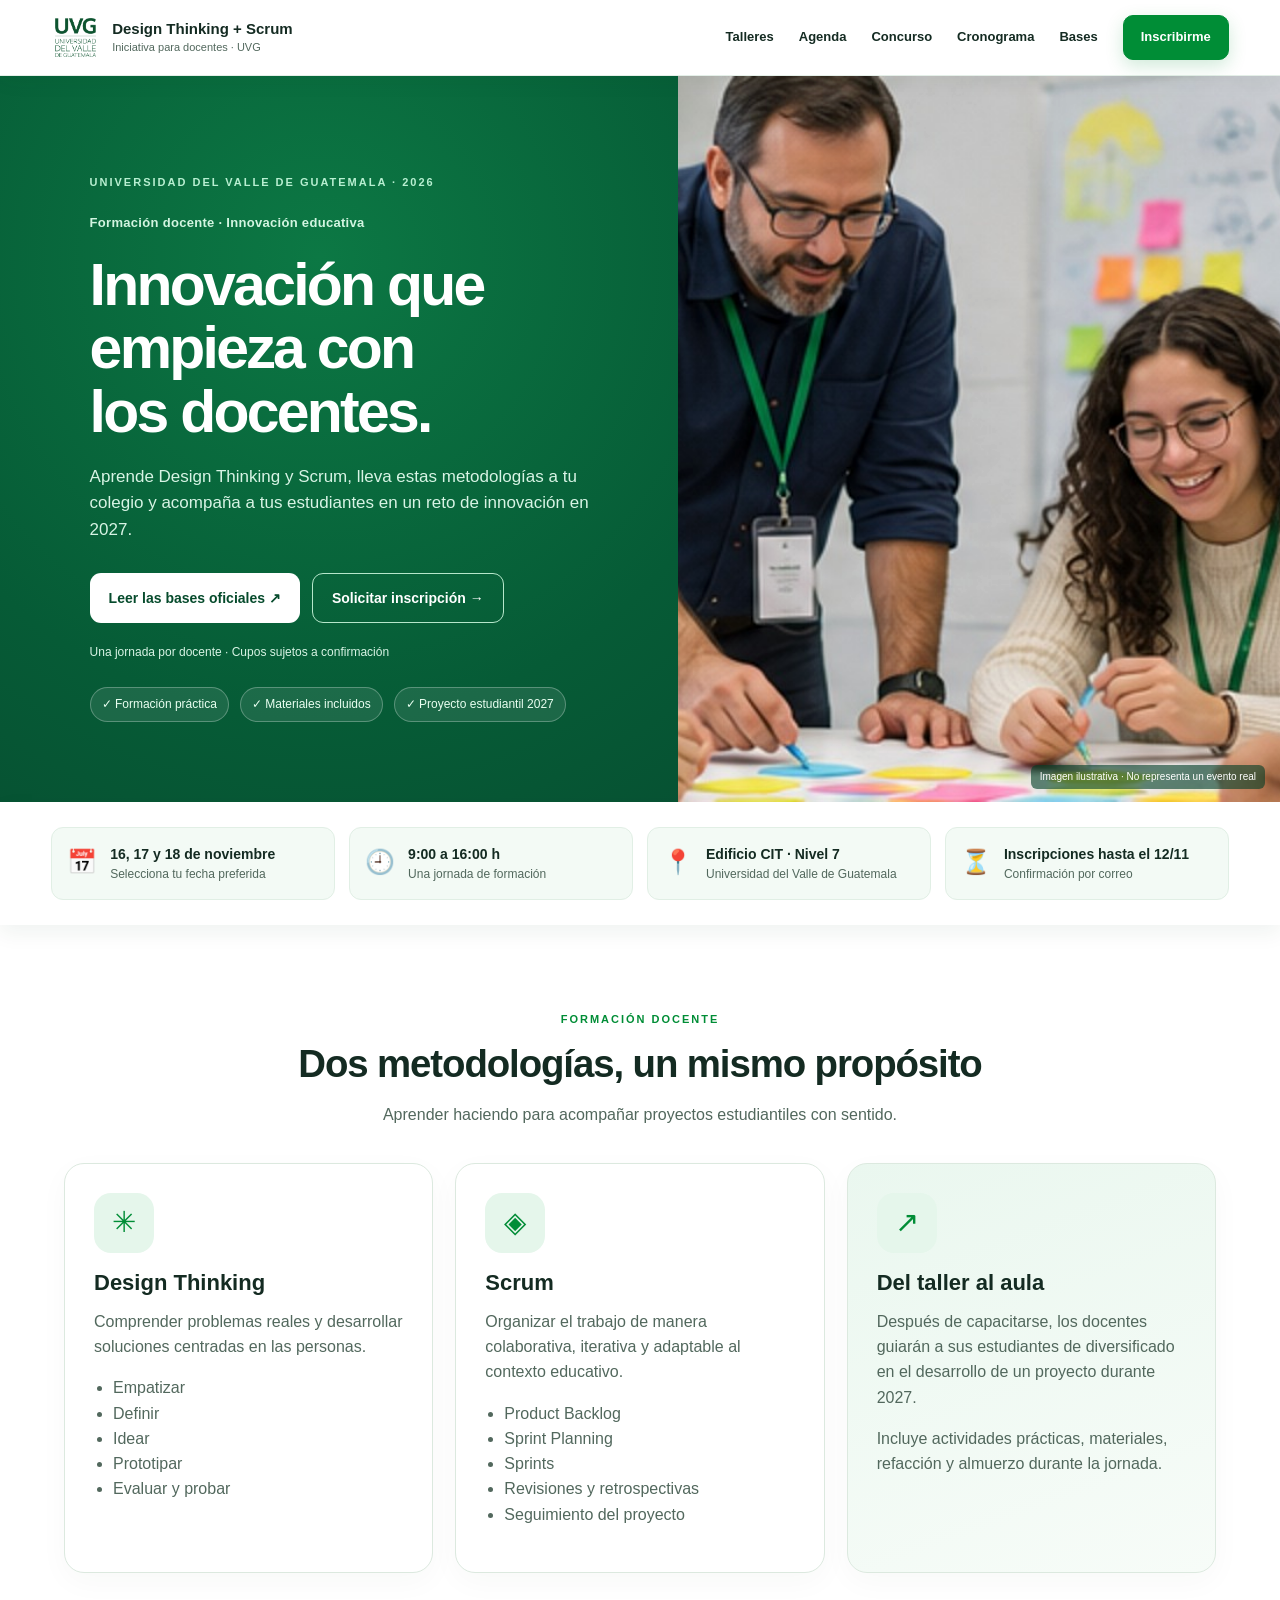
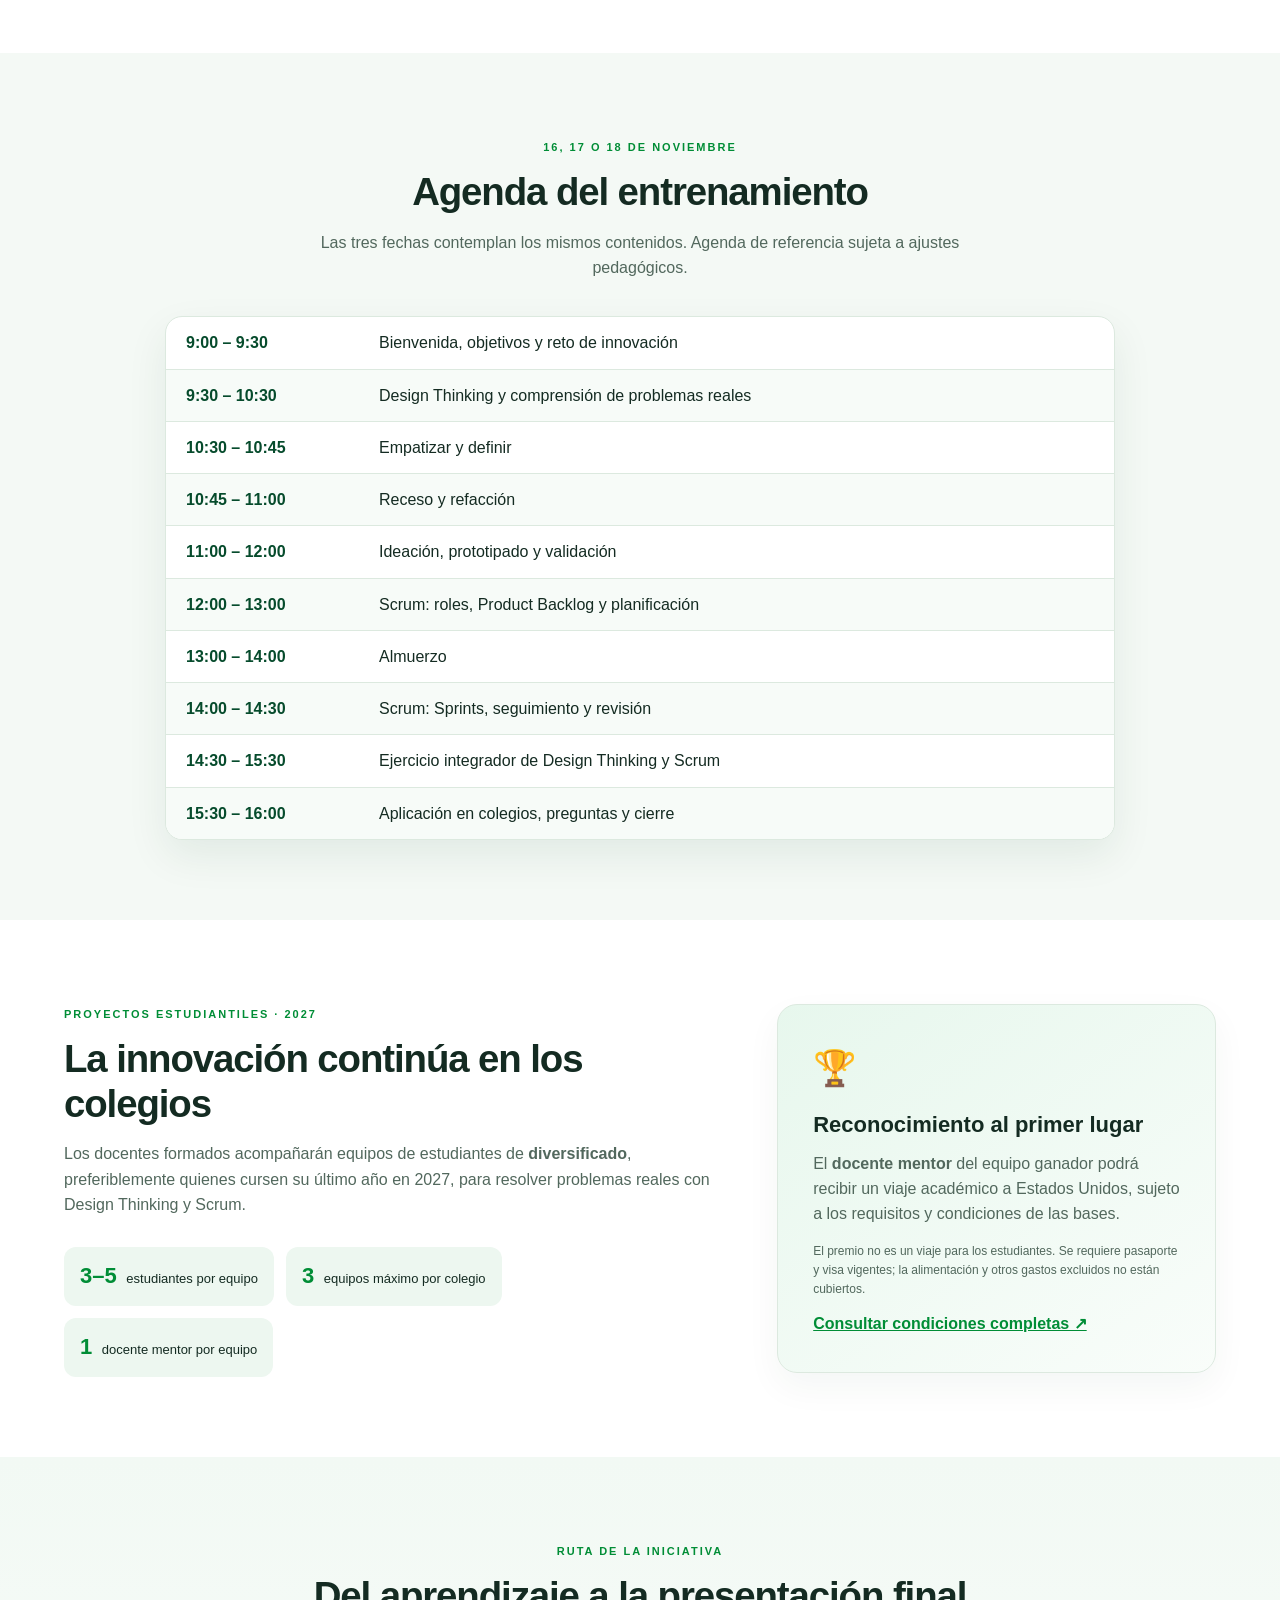
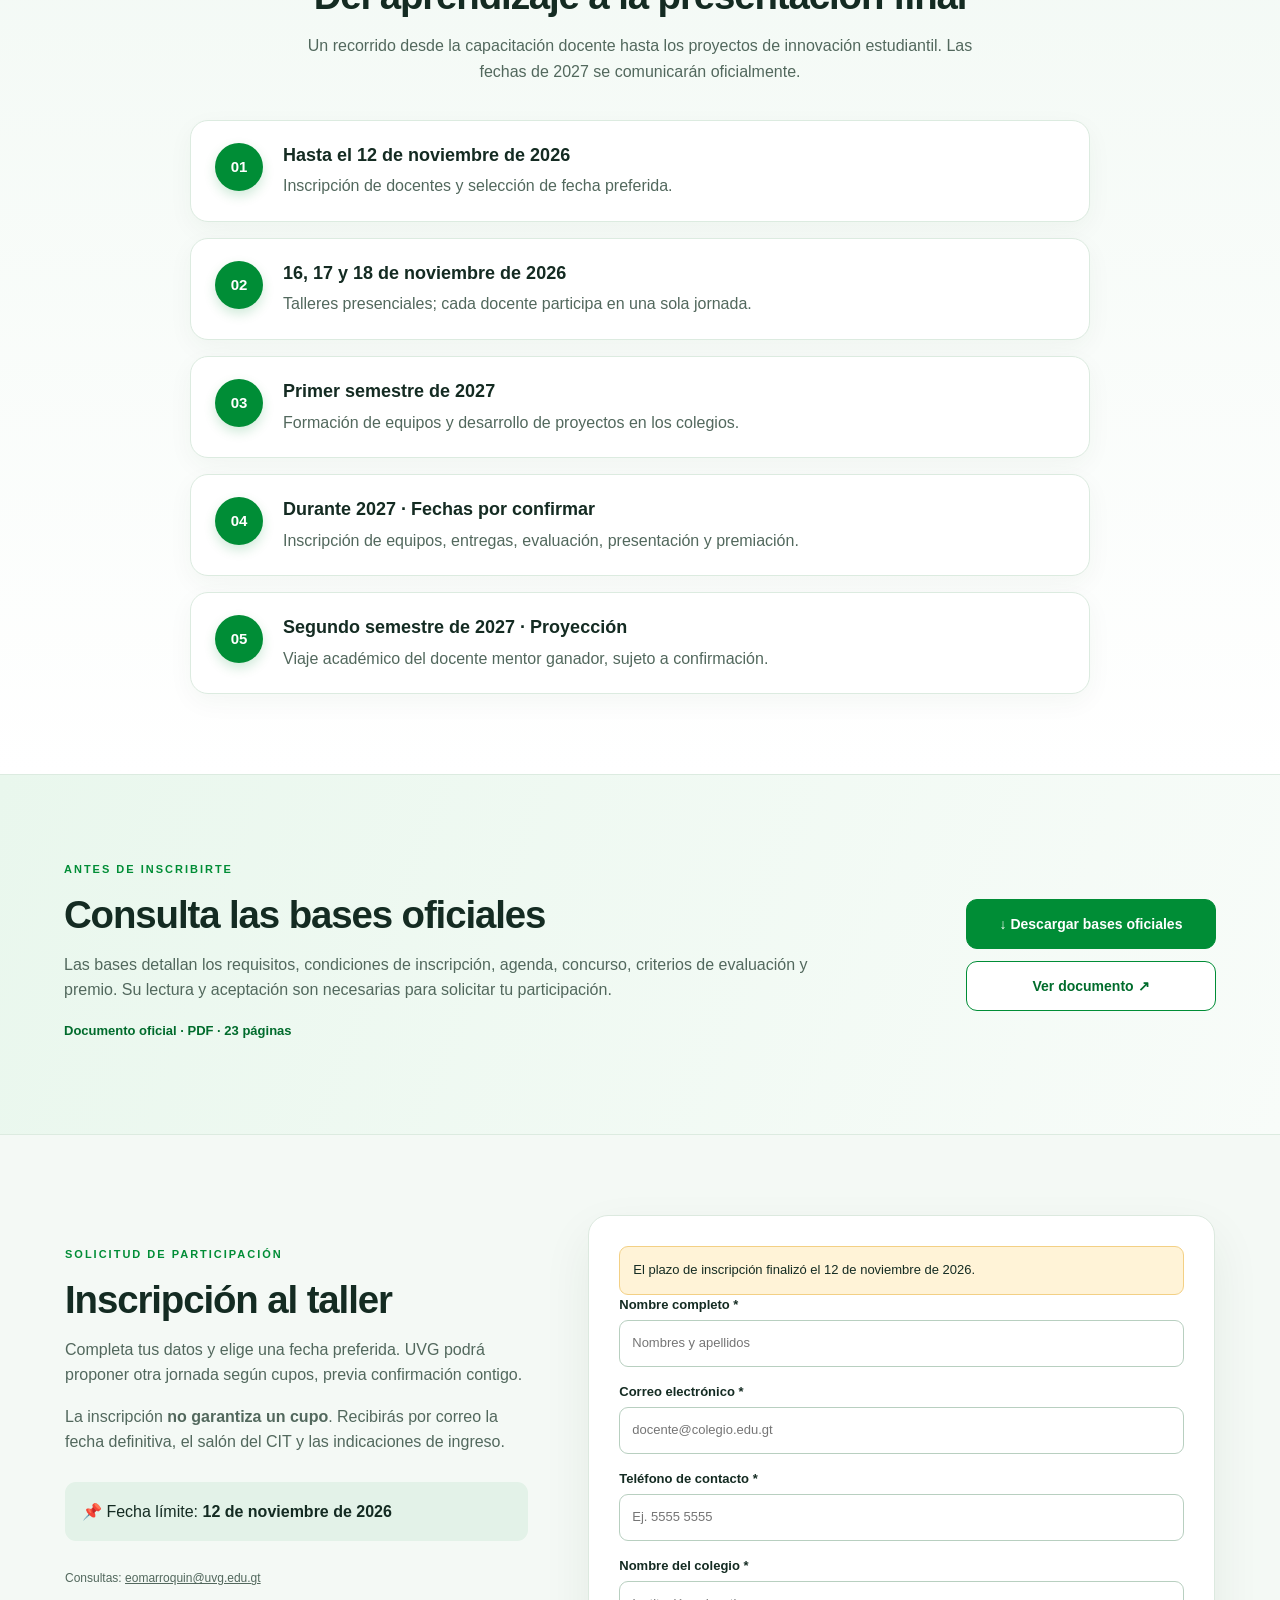
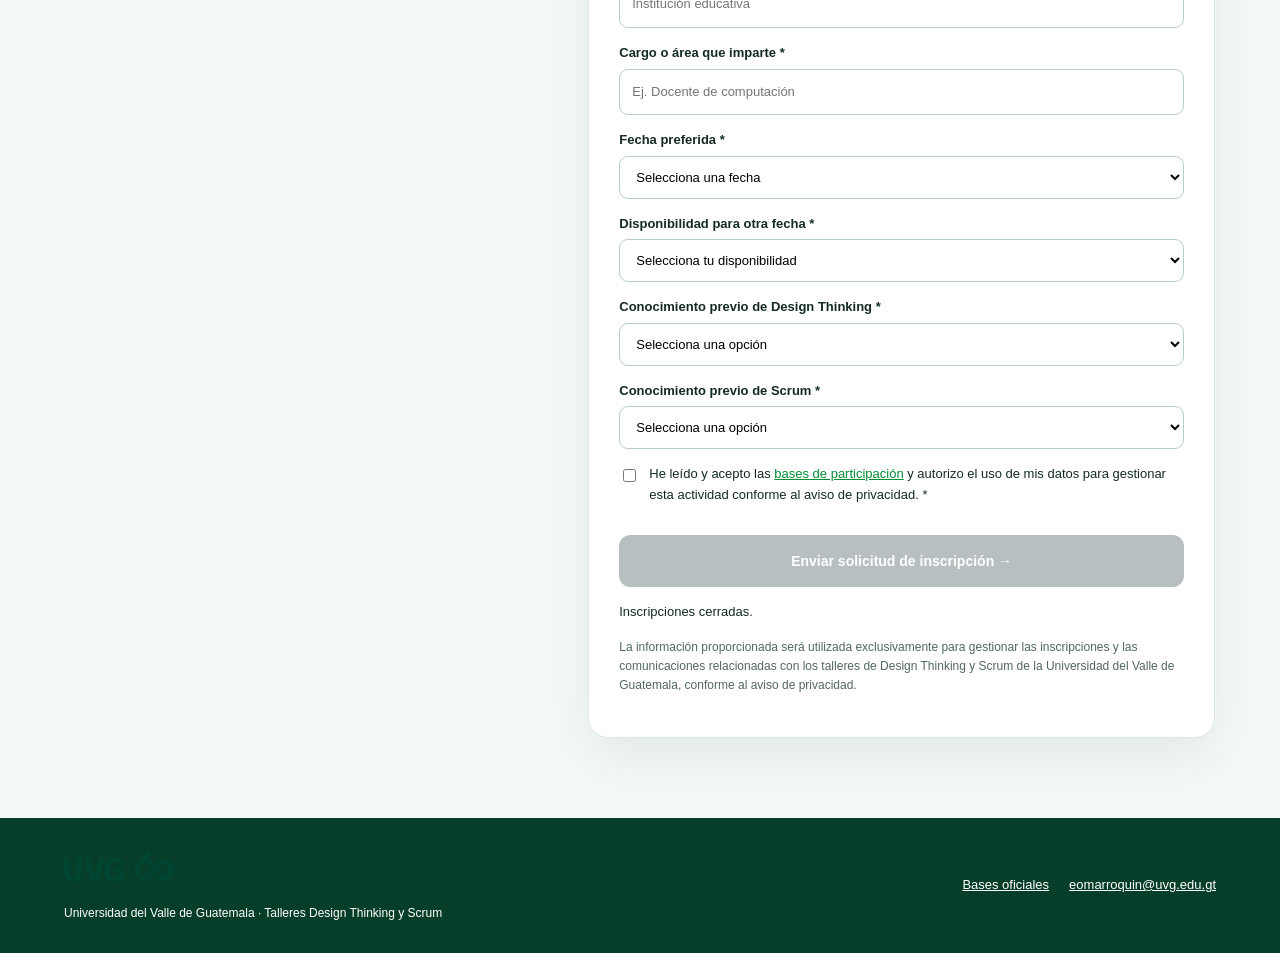
<file: index.html>
<!doctype html><html lang="es"><head><meta charset="utf-8"><meta name="viewport" content="width=device-width,initial-scale=1"><meta name="description" content="Talleres de Design Thinking y Scrum para docentes, Universidad del Valle de Guatemala, noviembre 2026."><title>Design Thinking y Scrum | UVG</title><link rel="icon" type="image/png" href="assets/logo-uvg-principal.png"><link rel="stylesheet" href="styles.css"></head><body>
<header class="top"><a href="#inicio" class="brand"><img src="assets/logo-uvg-principal.png" alt="Logo original de Universidad del Valle de Guatemala"><span>Design Thinking <b>+ Scrum</b><small>Iniciativa para docentes · UVG</small></span></a><button class="menu" aria-label="Abrir menú" aria-controls="nav" aria-expanded="false">☰</button><nav id="nav"><a href="#talleres">Talleres</a><a href="#agenda">Agenda</a><a href="#concurso">Concurso</a><a href="#cronograma">Cronograma</a><a href="#bases">Bases</a><a class="navbtn" href="#inscripcion">Inscribirme</a></nav></header>
<main><section class="hero" id="inicio"><div class="hero-copy"><span class="eyebrow">UNIVERSIDAD DEL VALLE DE GUATEMALA · 2026</span><span class="hero-kicker">Formación docente · Innovación educativa</span><h1>Innovación que empieza con los docentes.</h1><p>Aprende Design Thinking y Scrum, lleva estas metodologías a tu colegio y acompaña a tus estudiantes en un reto de innovación en 2027.</p><div class="actions"><a class="btn light" href="documentos/bases-participacion.pdf" target="_blank" rel="noopener">Leer las bases oficiales ↗</a><a class="btn outline" href="#inscripcion">Solicitar inscripción →</a></div><p class="hero-note">Una jornada por docente · Cupos sujetos a confirmación</p><div class="hero-points"><span>✓ Formación práctica</span><span>✓ Materiales incluidos</span><span>✓ Proyecto estudiantil 2027</span></div></div><div class="hero-photo"><img src="assets/taller-ilustrativo.jpg" alt="Imagen ilustrativa generada de una actividad colaborativa de innovación"><span>Imagen ilustrativa · No representa un evento real</span></div></section>
<section class="quick" aria-label="Datos importantes"><article><span>📅</span><div><strong>16, 17 y 18 de noviembre</strong><small>Selecciona tu fecha preferida</small></div></article><article><span>🕘</span><div><strong>9:00 a 16:00 h</strong><small>Una jornada de formación</small></div></article><article><span>📍</span><div><strong>Edificio CIT · Nivel 7</strong><small>Universidad del Valle de Guatemala</small></div></article><article><span>⏳</span><div><strong>Inscripciones hasta el 12/11</strong><small>Confirmación por correo</small></div></article></section>
<section class="section" id="talleres"><div class="section-heading"><span class="eyebrow green">FORMACIÓN DOCENTE</span><h2>Dos metodologías, un mismo propósito</h2><p>Aprender haciendo para acompañar proyectos estudiantiles con sentido.</p></div><div class="cards"><article class="feature"><span class="symbol">✳</span><h3>Design Thinking</h3><p>Comprender problemas reales y desarrollar soluciones centradas en las personas.</p><ul><li>Empatizar</li><li>Definir</li><li>Idear</li><li>Prototipar</li><li>Evaluar y probar</li></ul></article><article class="feature"><span class="symbol">◈</span><h3>Scrum</h3><p>Organizar el trabajo de manera colaborativa, iterativa y adaptable al contexto educativo.</p><ul><li>Product Backlog</li><li>Sprint Planning</li><li>Sprints</li><li>Revisiones y retrospectivas</li><li>Seguimiento del proyecto</li></ul></article><article class="feature emphasis"><span class="symbol">↗</span><h3>Del taller al aula</h3><p>Después de capacitarse, los docentes guiarán a sus estudiantes de diversificado en el desarrollo de un proyecto durante 2027.</p><p>Incluye actividades prácticas, materiales, refacción y almuerzo durante la jornada.</p></article></div></section>
<section class="section tint" id="agenda"><div class="section-heading"><span class="eyebrow green">16, 17 O 18 DE NOVIEMBRE</span><h2>Agenda del entrenamiento</h2><p>Las tres fechas contemplan los mismos contenidos. Agenda de referencia sujeta a ajustes pedagógicos.</p></div><div class="agenda"><div class="agrow"><b>9:00 – 9:30</b><span>Bienvenida, objetivos y reto de innovación</span></div><div class="agrow"><b>9:30 – 10:30</b><span>Design Thinking y comprensión de problemas reales</span></div><div class="agrow"><b>10:30 – 10:45</b><span>Empatizar y definir</span></div><div class="agrow"><b>10:45 – 11:00</b><span>Receso y refacción</span></div><div class="agrow"><b>11:00 – 12:00</b><span>Ideación, prototipado y validación</span></div><div class="agrow"><b>12:00 – 13:00</b><span>Scrum: roles, Product Backlog y planificación</span></div><div class="agrow"><b>13:00 – 14:00</b><span>Almuerzo</span></div><div class="agrow"><b>14:00 – 14:30</b><span>Scrum: Sprints, seguimiento y revisión</span></div><div class="agrow"><b>14:30 – 15:30</b><span>Ejercicio integrador de Design Thinking y Scrum</span></div><div class="agrow"><b>15:30 – 16:00</b><span>Aplicación en colegios, preguntas y cierre</span></div></div></section>
<section class="section" id="concurso"><div class="split"><div><span class="eyebrow green">PROYECTOS ESTUDIANTILES · 2027</span><h2>La innovación continúa en los colegios</h2><p>Los docentes formados acompañarán equipos de estudiantes de <strong>diversificado</strong>, preferiblemente quienes cursen su último año en 2027, para resolver problemas reales con Design Thinking y Scrum.</p><div class="facts"><span><b>3–5</b> estudiantes por equipo</span><span><b>3</b> equipos máximo por colegio</span><span><b>1</b> docente mentor por equipo</span></div></div><div class="prize"><span class="symbol">🏆</span><h3>Reconocimiento al primer lugar</h3><p>El <strong>docente mentor</strong> del equipo ganador podrá recibir un viaje académico a Estados Unidos, sujeto a los requisitos y condiciones de las bases.</p><p class="small">El premio no es un viaje para los estudiantes. Se requiere pasaporte y visa vigentes; la alimentación y otros gastos excluidos no están cubiertos.</p><a href="documentos/bases-participacion.pdf" target="_blank" rel="noopener">Consultar condiciones completas ↗</a></div></div></section>
<section class="section tint" id="cronograma"><div class="section-heading"><span class="eyebrow green">RUTA DE LA INICIATIVA</span><h2>Del aprendizaje a la presentación final</h2><p>Un recorrido desde la capacitación docente hasta los proyectos de innovación estudiantil. Las fechas de 2027 se comunicarán oficialmente.</p></div><div class="timeline"><article><b>01</b><div><h3>Hasta el 12 de noviembre de 2026</h3><p>Inscripción de docentes y selección de fecha preferida.</p></div></article><article><b>02</b><div><h3>16, 17 y 18 de noviembre de 2026</h3><p>Talleres presenciales; cada docente participa en una sola jornada.</p></div></article><article><b>03</b><div><h3>Primer semestre de 2027</h3><p>Formación de equipos y desarrollo de proyectos en los colegios.</p></div></article><article><b>04</b><div><h3>Durante 2027 · Fechas por confirmar</h3><p>Inscripción de equipos, entregas, evaluación, presentación y premiación.</p></div></article><article><b>05</b><div><h3>Segundo semestre de 2027 · Proyección</h3><p>Viaje académico del docente mentor ganador, sujeto a confirmación.</p></div></article></div></section>
<section class="section bases" id="bases"><div class="bases-copy"><span class="eyebrow green">ANTES DE INSCRIBIRTE</span><h2>Consulta las bases oficiales</h2><p>Las bases detallan los requisitos, condiciones de inscripción, agenda, concurso, criterios de evaluación y premio. Su lectura y aceptación son necesarias para solicitar tu participación.</p><p class="pdf-info">Documento oficial · PDF · 23 páginas</p></div><div class="bases-actions"><a class="btn primary" href="documentos/bases-participacion.pdf" download="Bases_Participacion_Design_Thinking_Scrum_UVG.pdf">↓ Descargar bases oficiales</a><a class="btn secondary" href="documentos/bases-participacion.pdf" target="_blank" rel="noopener">Ver documento ↗</a></div></section>
<section class="section tint" id="inscripcion"><div class="formwrap"><div class="form-intro"><span class="eyebrow green">SOLICITUD DE PARTICIPACIÓN</span><h2>Inscripción al taller</h2><p>Completa tus datos y elige una fecha preferida. UVG podrá proponer otra jornada según cupos, previa confirmación contigo.</p><p>La inscripción <strong>no garantiza un cupo</strong>. Recibirás por correo la fecha definitiva, el salón del CIT y las indicaciones de ingreso.</p><div class="notice">📌 Fecha límite: <strong>12 de noviembre de 2026</strong></div><p class="small">Consultas: <a href="mailto:eomarroquin@uvg.edu.gt">eomarroquin@uvg.edu.gt</a></p></div><div class="formcard"><div id="setupWarning" class="warning" hidden>El registro todavía no está conectado. El administrador debe configurar el servicio de recepción antes de publicar la página.</div><form id="registrationForm" autocomplete="on"><label>Nombre completo *<input name="nombre" required minlength="5" maxlength="120" autocomplete="name" placeholder="Nombres y apellidos"></label><label>Correo electrónico *<input type="email" name="correo" required maxlength="160" autocomplete="email" placeholder="docente@colegio.edu.gt"></label><label>Teléfono de contacto *<input type="tel" name="telefono" required minlength="8" maxlength="20" pattern="[0-9+() .-]{8,20}" placeholder="Ej. 5555 5555"></label><label>Nombre del colegio *<input name="colegio" required minlength="3" maxlength="160" placeholder="Institución educativa"></label><label>Cargo o área que imparte *<input name="cargo" required minlength="3" maxlength="120" placeholder="Ej. Docente de computación"></label><label>Fecha preferida *<select name="fecha" required><option value="">Selecciona una fecha</option><option value="2026-11-16">Lunes 16 de noviembre</option><option value="2026-11-17">Martes 17 de noviembre</option><option value="2026-11-18">Miércoles 18 de noviembre</option></select></label><label>Disponibilidad para otra fecha *<select name="disponibilidad" required><option value="">Selecciona tu disponibilidad</option><option value="Las tres fechas">Tengo disponibilidad los tres días</option><option value="Otra fecha previa consulta">Podría asistir otra fecha, previa consulta</option><option value="Solo fecha preferida">Solo puedo asistir en mi fecha preferida</option></select></label><label>Conocimiento previo de Design Thinking *<select name="conocimientoDesignThinking" required><option value="">Selecciona una opción</option><option value="Ninguno">Ninguno</option><option value="Básico">Básico</option><option value="Intermedio">Intermedio</option><option value="Avanzado">Avanzado</option></select></label><label>Conocimiento previo de Scrum *<select name="conocimientoScrum" required><option value="">Selecciona una opción</option><option value="Ninguno">Ninguno</option><option value="Básico">Básico</option><option value="Intermedio">Intermedio</option><option value="Avanzado">Avanzado</option></select></label><label class="check"><input type="checkbox" name="aceptacion" value="SI" required><span>He leído y acepto las <a href="documentos/bases-participacion.pdf" target="_blank" rel="noopener">bases de participación</a> y autorizo el uso de mis datos para gestionar esta actividad conforme al aviso de privacidad. *</span></label><div id="turnstileContainer" aria-label="Verificación de seguridad"></div><button id="submitBtn" class="btn primary full" type="submit" disabled>Enviar solicitud de inscripción →</button><p id="formMessage" role="status" aria-live="polite" class="formmsg"></p><p class="small">La información proporcionada será utilizada exclusivamente para gestionar las inscripciones y las comunicaciones relacionadas con los talleres de Design Thinking y Scrum de la Universidad del Valle de Guatemala, conforme al aviso de privacidad.</p></form></div></div></section></main>
<footer><div><img src="assets/logo-uvg-aniversario.png" alt="Logo institucional original de UVG aniversario"><p>Universidad del Valle de Guatemala · Talleres Design Thinking y Scrum</p></div><div><a href="documentos/bases-participacion.pdf" target="_blank" rel="noopener">Bases oficiales</a><a href="mailto:eomarroquin@uvg.edu.gt">eomarroquin@uvg.edu.gt</a></div></footer><script src="config.js"></script><script src="main.js"></script><script src="https://challenges.cloudflare.com/turnstile/v0/api.js?onload=onloadTurnstile&amp;render=explicit" async defer></script></body></html>
</file>
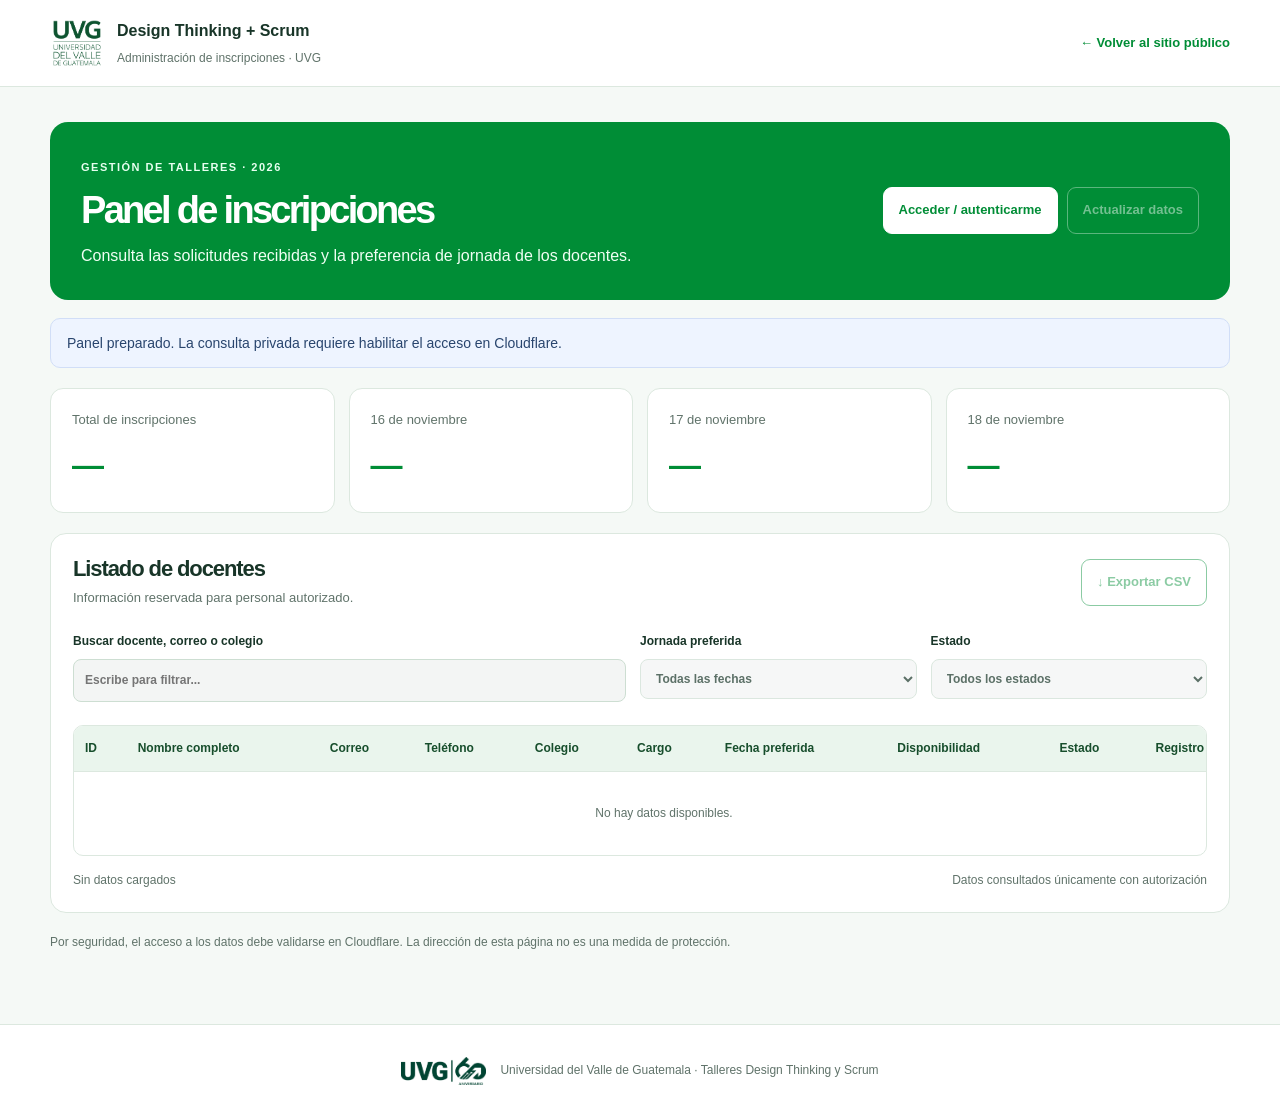
<file: admin/index.html>
<!doctype html>
<html lang="es">
<head>
  <meta charset="utf-8">
  <meta name="viewport" content="width=device-width, initial-scale=1">
  <meta name="robots" content="noindex,nofollow">
  <meta name="description" content="Panel administrativo de inscripciones a talleres UVG.">
  <title>Panel de inscripciones | UVG</title>
  <link rel="icon" type="image/png" href="../assets/logo-uvg-principal.png">
  <link rel="stylesheet" href="../styles.css">
  <link rel="stylesheet" href="admin.css">
</head>
<body>
  <header class="admin-header">
    <a class="admin-brand" href="../index.html"><img src="../assets/logo-uvg-principal.png" alt="Logo original UVG"><span><strong>Design Thinking + Scrum</strong><small>Administración de inscripciones · UVG</small></span></a>
    <a class="back-link" href="../index.html">← Volver al sitio público</a>
  </header>
  <main class="admin-main">
    <section class="admin-hero">
      <div><span class="eyebrow">GESTIÓN DE TALLERES · 2026</span><h1>Panel de inscripciones</h1><p>Consulta las solicitudes recibidas y la preferencia de jornada de los docentes.</p></div>
      <div class="admin-actions"><button type="button" id="connectBtn" class="admin-button">Acceder / autenticarme</button><button type="button" id="refreshBtn" class="admin-button secondary" disabled>Actualizar datos</button></div>
    </section>
    <div id="status" class="admin-status" role="status" aria-live="polite">Panel preparado. La consulta privada requiere habilitar el acceso en Cloudflare.</div>
    <section class="metrics" aria-label="Resumen de inscripciones">
      <article class="metric"><span>Total de inscripciones</span><strong id="totalCount">—</strong></article>
      <article class="metric"><span>16 de noviembre</span><strong id="count16">—</strong></article>
      <article class="metric"><span>17 de noviembre</span><strong id="count17">—</strong></article>
      <article class="metric"><span>18 de noviembre</span><strong id="count18">—</strong></article>
    </section>
    <section class="admin-panel">
      <div class="section-title"><div><h2>Listado de docentes</h2><p>Información reservada para personal autorizado.</p></div><button id="exportBtn" class="admin-button secondary" type="button" disabled>↓ Exportar CSV</button></div>
      <div class="filters">
        <label>Buscar docente, correo o colegio<input id="searchInput" type="search" placeholder="Escribe para filtrar..." disabled></label>
        <label>Jornada preferida<select id="dateFilter" disabled><option value="">Todas las fechas</option><option value="2026-11-16">16 de noviembre</option><option value="2026-11-17">17 de noviembre</option><option value="2026-11-18">18 de noviembre</option></select></label>
        <label>Estado<select id="statusFilter" disabled><option value="">Todos los estados</option></select></label>
      </div>
      <div class="table-wrap"><table><thead><tr><th>ID</th><th>Nombre completo</th><th>Correo</th><th>Teléfono</th><th>Colegio</th><th>Cargo</th><th>Fecha preferida</th><th>Disponibilidad</th><th>Estado</th><th>Registro</th></tr></thead><tbody id="tableBody"><tr><td colspan="10" class="empty">Sin conexión con el servicio administrativo.</td></tr></tbody></table></div>
      <div class="table-footer"><span id="resultsCount">Sin datos cargados</span><span>Datos consultados únicamente con autorización</span></div>
    </section>
    <p class="admin-footnote">Por seguridad, el acceso a los datos debe validarse en Cloudflare. La dirección de esta página no es una medida de protección.</p>
  </main>
  <footer class="admin-footer"><img src="../assets/logo-uvg-aniversario.png" alt="Logo institucional original UVG"><span>Universidad del Valle de Guatemala · Talleres Design Thinking y Scrum</span></footer>
  <script src="../config.js"></script>
  <script src="admin.js"></script>
</body>
</html>
</file>
<file: styles.css>
:root{--green:#008d36;--dark:#064b2c;--ink:#142b22;--muted:#52685d;--soft:#edf7f0;--line:#dce9df;--white:#fff}*{box-sizing:border-box}html{scroll-behavior:smooth;scroll-padding-top:86px}body{margin:0;color:var(--ink);font-family:Inter,Segoe UI,Arial,sans-serif;line-height:1.58}a{color:inherit}button,input,select,textarea{font:inherit}.top{position:sticky;top:0;z-index:10;background:#ffffffed;backdrop-filter:blur(14px);display:flex;justify-content:space-between;align-items:center;gap:20px;padding:11px max(4vw,20px);box-shadow:0 2px 18px #143c2012}.brand{display:flex;align-items:center;gap:12px;text-decoration:none;font-size:15px;font-weight:750;line-height:1.2}.brand img{width:49px;height:49px;object-fit:contain}.brand small{display:block;color:var(--muted);font-size:11px;font-weight:500;margin-top:3px}.top nav{display:flex;align-items:center;gap:25px}.top nav a{text-decoration:none;font-weight:650;font-size:13px}.top nav a:hover{color:var(--green)}.top .navbtn,.btn.primary{background:var(--green);color:white;border:1px solid var(--green)}.top .navbtn{padding:11px 17px;border-radius:10px}.menu{display:none;background:none;border:0;font-size:25px}.hero{background:linear-gradient(125deg,#005c31,#063e29);color:#fff;display:grid;grid-template-columns:1fr 47%;min-height:510px;overflow:hidden}.hero-copy{padding:85px 7vw 75px;max-width:800px}.eyebrow{font-size:11px;font-weight:800;letter-spacing:2px;color:#b8efd1}.eyebrow.green{color:var(--green)}h1,h2,h3,p{margin-top:0}h1{font-size:clamp(38px,4.6vw,69px);letter-spacing:-2.7px;line-height:1.08;margin:19px 0 20px}h2{font-size:clamp(28px,3vw,44px);line-height:1.16;letter-spacing:-1.1px;margin:12px 0 15px}h3{font-size:22px;line-height:1.25;margin-bottom:12px}.hero-copy>p{font-size:17px;max-width:580px;color:#d8f4e5}.hero-note{font-size:12px!important;margin-top:20px}.actions{display:flex;flex-wrap:wrap;gap:12px;margin-top:29px}.btn{display:inline-flex;align-items:center;justify-content:center;text-align:center;border-radius:11px;padding:13px 19px;font-weight:750;font-size:14px;text-decoration:none;cursor:pointer;transition:transform .2s,opacity .2s}.btn:hover{transform:translateY(-2px)}.btn.light{background:white;color:var(--dark)}.btn.outline{border:1px solid #b6e7cb;color:white}.hero-photo{position:relative;min-height:360px}.hero-photo img{height:100%;width:100%;object-fit:cover}.hero-photo span{position:absolute;bottom:13px;right:15px;background:#003c2599;color:white;border-radius:6px;padding:4px 9px;font-size:10px}.quick{display:grid;grid-template-columns:repeat(4,1fr);gap:12px;padding:22px 4vw;background:white;box-shadow:0 8px 20px #123d2010}.quick article{display:flex;gap:13px;padding:15px;background:#f5faf6;border-radius:12px}.quick article>span{font-size:24px}.quick strong,.quick small{display:block}.quick strong{font-size:14px}.quick small{font-size:12px;color:var(--muted)}.section{padding:80px max(5vw,22px)}.section-heading{max-width:800px;margin:0 auto 36px;text-align:center}.section-heading p{color:var(--muted)}.cards{display:grid;grid-template-columns:repeat(3,1fr);gap:22px;max-width:1250px;margin:auto}.feature{border:1px solid var(--line);border-radius:18px;padding:29px;background:white;box-shadow:0 9px 30px #143d2108}.feature.emphasis{background:var(--soft)}.feature p,.feature li{color:var(--muted)}.feature ul{padding-left:19px}.symbol{display:block;color:var(--green);font-size:35px;margin-bottom:16px}.tint{background:#f4f9f5}.agenda{max-width:950px;margin:auto;background:white;border:1px solid var(--line);border-radius:17px;overflow:hidden}.agrow{display:grid;grid-template-columns:175px 1fr;gap:18px;padding:13px 20px;border-bottom:1px solid var(--line)}.agrow:last-child{border-bottom:0}.agrow b{color:var(--dark)}.split{max-width:1200px;margin:auto;display:grid;grid-template-columns:1.2fr .8fr;gap:55px;align-items:center}.split p{color:var(--muted)}.facts{display:flex;gap:12px;flex-wrap:wrap;margin-top:30px}.facts span{background:var(--soft);padding:12px 16px;border-radius:12px;font-size:13px}.facts b{font-size:22px;color:var(--green);margin-right:6px}.prize{padding:35px;background:#f2faf4;border:1px solid var(--line);border-radius:20px}.prize a{color:var(--green);font-weight:750}.small{font-size:12px;color:var(--muted)!important}.timeline{max-width:780px;margin:auto}.timeline article{display:flex;gap:20px;position:relative;padding-bottom:25px}.timeline article:not(:last-child):before{content:'';position:absolute;top:40px;left:20px;bottom:0;border-left:2px solid #9fd9b5}.timeline article>b{background:var(--green);color:white;display:grid;place-items:center;flex:none;width:42px;height:42px;border-radius:50%;z-index:1}.timeline h3{font-size:18px;margin:3px 0 4px}.timeline p{color:var(--muted);margin:0}.bases{display:flex;align-items:center;justify-content:space-between;gap:35px;max-width:1350px;margin:auto}.bases div{max-width:760px}.bases p{color:var(--muted)}.formwrap{display:grid;grid-template-columns:.85fr 1.15fr;gap:60px;max-width:1150px;margin:auto;align-items:start}.form-intro{padding-top:25px}.form-intro p{color:var(--muted)}.notice{background:#e3f2e8;padding:17px;border-radius:11px;margin:28px 0}.formcard{background:white;border:1px solid var(--line);border-radius:20px;padding:30px;box-shadow:0 15px 45px #113e1e0c}form{display:grid;gap:15px}form label{display:grid;gap:5px;font-size:13px;font-weight:700}input:not([type=checkbox]),select,textarea{width:100%;border:1px solid #b8cfc0;border-radius:9px;padding:12px;background:white;outline-color:var(--green);font-weight:400}form .check{display:flex;gap:10px;align-items:start;font-weight:400}form .check input{margin-top:5px;accent-color:var(--green)}form .check a{color:var(--green)}.full{width:100%}.btn:disabled{opacity:.5;cursor:not-allowed}.warning{background:#fff3d7;border:1px solid #f3d085;padding:13px;border-radius:9px;font-size:13px}.formmsg{font-size:13px;margin:0}.formmsg.success{color:#00752e}.formmsg.error{color:#ae2732}footer{background:#073e2a;color:white;padding:30px 5vw;display:flex;justify-content:space-between;gap:25px;align-items:center}footer img{width:110px;height:44px;object-fit:contain;object-position:left}footer p{font-size:12px;margin:5px 0 0}footer>div:last-child{display:flex;gap:20px;flex-wrap:wrap;font-size:13px}@media(max-width:950px){.top nav{gap:13px}.hero{grid-template-columns:1fr 42%}.hero-copy{padding:65px 5vw}.quick{grid-template-columns:repeat(2,1fr)}.cards{grid-template-columns:repeat(2,1fr)}.cards .emphasis{grid-column:span 2}.formwrap{gap:25px}}@media(max-width:700px){.menu{display:block}.top nav{display:none;position:absolute;top:70px;left:0;right:0;background:white;padding:20px;flex-direction:column;align-items:stretch;box-shadow:0 15px 20px #0001}.top nav.open{display:flex}.hero{display:flex;flex-direction:column}.hero-copy{padding:58px 24px 45px}.hero-photo{height:290px}.quick{grid-template-columns:1fr 1fr}.section{padding:60px 22px}.cards,.split,.formwrap{grid-template-columns:1fr}.cards .emphasis{grid-column:auto}.agrow{grid-template-columns:110px 1fr;gap:10px;font-size:13px;padding:12px}.bases,footer{flex-direction:column;align-items:start}.formcard{padding:20px}.quick article{padding:11px}.quick strong{font-size:12px}.quick small{font-size:11px}}@media(max-width:420px){.quick{grid-template-columns:1fr}h1{letter-spacing:-1.5px}.brand span{font-size:12px}}

/* Actualización visual institucional 2026 — sin modificar la lógica del formulario */
:root{--green:#008d36;--dark:#064b2c;--ink:#142b22;--muted:#52685d;--soft:#edf7f0;--line:#dce9df}
body{background:#fff;-webkit-font-smoothing:antialiased}
:focus-visible{outline:3px solid #008d36;outline-offset:3px}
.top{min-height:76px;border-bottom:1px solid #e4efe8;box-shadow:0 3px 22px #123b2410}
.top nav a{transition:color .18s ease}.top nav a:not(.navbtn):hover{text-decoration:underline;text-underline-offset:7px}
.top .navbtn{box-shadow:0 6px 18px #008d3630}
.hero{background:radial-gradient(circle at 25% 25%,#0c7844 0%,#065b36 42%,#063d2a 100%);min-height:565px}
.hero-copy{position:relative;padding-top:92px;padding-bottom:80px}
.hero-kicker{display:block;margin-top:20px;color:#d3f5e1;font-size:13px;font-weight:650;letter-spacing:.3px}
.hero-copy h1{max-width:660px;text-wrap:balance}
.hero-photo img{filter:saturate(.93) contrast(1.04)}
.hero-points{display:flex;gap:11px;flex-wrap:wrap;margin-top:25px}
.hero-points span{font-size:12px;color:#e9fff1;background:#ffffff17;border:1px solid #ffffff45;border-radius:50px;padding:7px 11px}
.quick{position:relative;z-index:1;gap:14px;padding-top:25px;padding-bottom:25px}
.quick article{background:#f3faf5;border:1px solid #e1efe5;transition:transform .2s ease,box-shadow .2s ease}
.quick article:hover{transform:translateY(-3px);box-shadow:0 10px 20px #153c2411}
.section-heading h2{text-wrap:balance}.section-heading p{max-width:700px;margin-left:auto;margin-right:auto}
.feature{transition:transform .22s ease,box-shadow .22s ease;border-radius:20px}
.feature:hover{transform:translateY(-5px);box-shadow:0 18px 38px #143d2117}
.feature .symbol{display:grid;place-items:center;width:60px;height:60px;background:#e5f6eb;border-radius:17px;font-size:29px}
.feature.emphasis{background:linear-gradient(160deg,#eaf7ef,#f7fcf8)}
.agenda{box-shadow:0 16px 40px #0e442014}.agrow:nth-child(even){background:#f7fbf8}.agrow:hover{background:#e9f7ee}.agrow b{font-variant-numeric:tabular-nums}
.prize{background:linear-gradient(145deg,#e7f7ed,#f9fdfa);box-shadow:0 14px 35px #143d210c}
#cronograma{background:linear-gradient(180deg,#f2f9f4,#fff)}
.timeline{max-width:900px;display:grid;gap:16px}
.timeline article{padding:22px 24px;align-items:flex-start;background:white;border:1px solid #dcebe0;border-radius:18px;box-shadow:0 8px 26px #0d47200b;transition:transform .2s ease,box-shadow .2s ease}
.timeline article:hover{transform:translateX(4px);box-shadow:0 12px 30px #0d472017}
.timeline article:not(:last-child):before{display:none}
.timeline article>b{width:48px;height:48px;font-size:15px;box-shadow:0 5px 12px #008d3630}
.timeline h3{font-size:18px;margin:1px 0 7px}.timeline p{line-height:1.6}
.bases{max-width:none;background:linear-gradient(110deg,#e9f7ed,#f8fcf9);border-top:1px solid #dcebe0;border-bottom:1px solid #dcebe0}
.bases-copy{max-width:740px}.bases-actions{display:flex;flex-direction:column;gap:12px;min-width:250px}
.btn.secondary{border:1px solid #008d36;color:#006c2c;background:white}
.pdf-info{font-size:13px;font-weight:700;color:#006b2c!important;margin-top:18px}
.formcard{box-shadow:0 20px 50px #113e1e12}.formcard input:not([type=checkbox]):focus,.formcard select:focus{border-color:#008d36;box-shadow:0 0 0 3px #008d3617}
#submitBtn{min-height:52px}.btn{transition:transform .2s,box-shadow .2s,opacity .2s}.btn:hover{box-shadow:0 9px 22px #008d3624}
footer a:hover{text-decoration:underline;text-underline-offset:4px}
@media(max-width:950px){.bases{align-items:flex-start}.bases-actions{min-width:220px}}
@media(max-width:700px){.hero-copy{padding-top:58px;padding-bottom:50px}.hero-points{gap:7px}.hero-points span{font-size:11px}.timeline article{padding:17px;gap:14px}.timeline article>b{width:40px;height:40px}.bases-actions{width:100%;min-width:0}.bases-actions .btn{width:100%}.top nav{max-height:calc(100vh - 76px);overflow-y:auto}}
@media(prefers-reduced-motion:reduce){html{scroll-behavior:auto}*,*:before,*:after{transition-duration:.01ms!important;animation-duration:.01ms!important}}

/* Estado del boton mientras el formulario no esta listo */
#submitBtn:disabled{background:#b8bfc0;border-color:#b8bfc0;color:#fff;opacity:1;cursor:not-allowed;box-shadow:none;transform:none}
</file>
<file: admin/admin.css>
:root{--uvg:#008D36;--ink:#183528;--muted:#60736a;--line:#dce8df;--surface:#f5f9f6}*{box-sizing:border-box}body{margin:0;background:var(--surface);color:var(--ink);font-family:Arial,Helvetica,sans-serif}.admin-header{background:white;border-bottom:1px solid var(--line);padding:15px max(22px,calc((100vw - 1180px)/2));display:flex;justify-content:space-between;align-items:center;gap:18px}.admin-brand{display:flex;align-items:center;gap:13px;text-decoration:none;color:var(--ink)}.admin-brand img{width:54px;max-height:56px;object-fit:contain}.admin-brand span{display:flex;flex-direction:column;gap:5px}.admin-brand strong{font-size:16px}.admin-brand small{font-size:12px;color:var(--muted)}.back-link{font-size:13px;color:var(--uvg);text-decoration:none;font-weight:bold}.admin-main{max-width:1224px;margin:0 auto;padding:35px 22px 60px}.admin-hero{background:var(--uvg);border-radius:18px;color:white;padding:31px;display:flex;justify-content:space-between;align-items:center;gap:22px}.admin-hero .eyebrow{font-size:11px;letter-spacing:1.5px;color:#e7fff0;font-weight:700}.admin-hero h1{font-size:clamp(25px,3vw,38px);margin:12px 0}.admin-hero p{margin:0;line-height:1.6;color:#f0fff4}.admin-actions{display:flex;flex-wrap:wrap;gap:9px}.admin-button{cursor:pointer;background:white;color:var(--uvg);border:1px solid white;padding:12px 15px;border-radius:9px;font-weight:700;font-size:13px}.admin-button.secondary{background:transparent;color:inherit;border:1px solid #c8e9d3}.admin-panel .admin-button.secondary{color:var(--uvg);border-color:var(--uvg)}.admin-button:disabled{opacity:.45;cursor:not-allowed}.admin-status{margin:18px 0;padding:13px 16px;background:#eef4ff;border:1px solid #d1def7;border-radius:10px;color:#29456e;font-size:14px}.admin-status.error{background:#fff0ef;color:#862a27;border-color:#efcac8}.admin-status.success{background:#e8f7ed;color:#1c6538;border-color:#bde4c9}.metrics{display:grid;grid-template-columns:repeat(4,minmax(0,1fr));gap:14px;margin:20px 0}.metric{padding:21px;background:white;border:1px solid var(--line);border-radius:13px;display:flex;flex-direction:column;gap:10px}.metric span{font-size:13px;color:var(--muted)}.metric strong{font-size:32px;color:var(--uvg)}.admin-panel{background:white;border:1px solid var(--line);border-radius:16px;padding:22px}.section-title{display:flex;justify-content:space-between;align-items:center;gap:16px}.section-title h2{font-size:22px;margin:0 0 7px}.section-title p{color:var(--muted);font-size:13px;margin:0}.filters{display:grid;grid-template-columns:2fr 1fr 1fr;gap:14px;margin:23px 0}.filters label{font-size:12px;font-weight:700;display:flex;flex-direction:column;gap:8px}.filters input,.filters select{width:100%;padding:11px;border:1px solid #cdded2;border-radius:8px;background:white;color:var(--ink);font:inherit}.filters input:disabled,.filters select:disabled{background:#f3f5f4}.table-wrap{overflow-x:auto;border:1px solid var(--line);border-radius:10px}.table-wrap table{width:100%;border-collapse:collapse;min-width:1180px;font-size:12px}.table-wrap th{text-align:left;background:#eaf5ed;color:#174e2c;padding:13px 11px;white-space:nowrap}.table-wrap td{border-top:1px solid var(--line);padding:12px 11px;vertical-align:top;overflow-wrap:anywhere}.table-wrap tbody tr:hover{background:#f8fbf9}.table-wrap .empty{text-align:center;padding:32px;color:var(--muted)}.table-footer{display:flex;justify-content:space-between;gap:10px;color:var(--muted);font-size:12px;padding:15px 0 0}.admin-footnote{font-size:12px;color:var(--muted);margin-top:20px}.admin-footer{border-top:1px solid var(--line);background:white;display:flex;align-items:center;justify-content:center;gap:14px;padding:24px;font-size:12px;color:var(--muted)}.admin-footer img{max-width:85px;max-height:60px;object-fit:contain}@media(max-width:850px){.admin-hero{flex-direction:column;align-items:flex-start}.metrics{grid-template-columns:repeat(2,minmax(0,1fr))}.filters{grid-template-columns:1fr}.section-title{flex-direction:column;align-items:flex-start}.admin-header{flex-wrap:wrap}}@media(max-width:480px){.metrics{grid-template-columns:1fr 1fr}.metric{padding:15px}.metric strong{font-size:26px}.admin-footer{flex-direction:column;text-align:center}}
</file>
